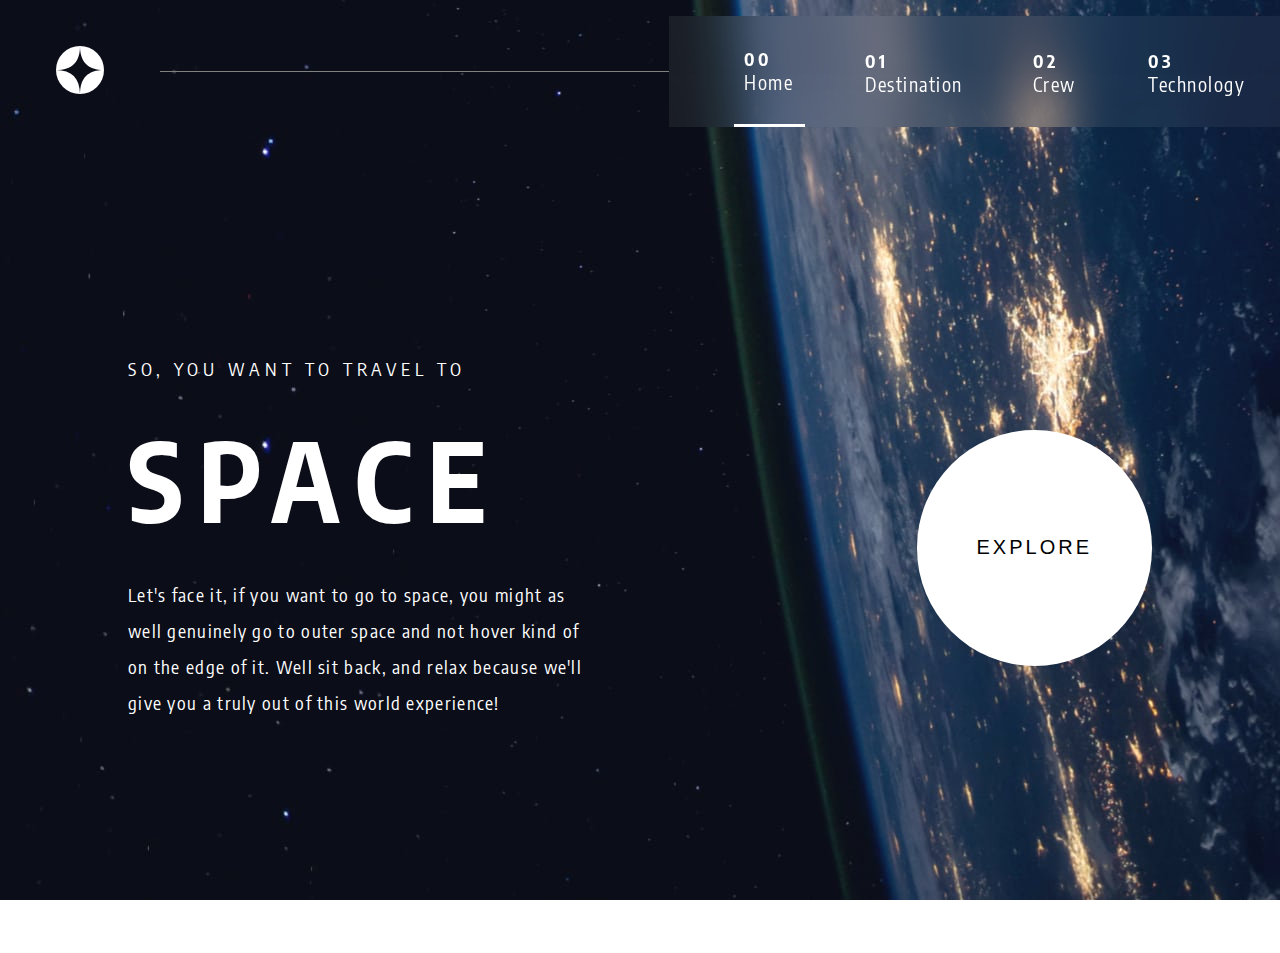
<file: index.html>
<!DOCTYPE html>
<html lang="en">
  <head>
    <meta charset="UTF-8" />
    <meta http-equiv="X-UA-Compatible" content="IE=edge" />
    <meta name="viewport" content="width=device-width, initial-scale=1.0" />
    <link rel="stylesheet" href="home.css" />
    <title>Document</title>
  </head>
  <body>
    <!-- Header -->
    <div class="home">
      <header>
        <div class="logo"><img src="assets/shared/logo.svg" alt="logo" /></div>
        <div class="line-header"></div>
        <div class="menu-container">
          <img
            class="menu"
            src="assets/shared/icon-hamburger.svg"
            alt="menu-img"
          />
        </div>
        <nav class="hidden-nav">
          <ul>
            <li class="nav-link active">
              <a href="#">
                <span>00</span>
                Home</a
              >
            </li>
            <li class="nav-link">
              <a href="destination.html">
                <span>01</span>
                Destination</a
              >
            </li>
            <li class="nav-link">
              <a href="crew.html">
                <span>02</span>
                Crew</a
              >
            </li>
            <li class="nav-link">
              <a href="technology.html">
                <span>03</span>
                Technology</a
              >
            </li>
          </ul>
        </nav>
      </header>
      <div class="container">
        <div class="text white">
          <span class="uppercase white">So, you want to travel to</span>
          <h1 class="uppercase white">Space</h1>
          <p class="white">
            Let's face it, if you want to go to space, you might as well
            genuinely go to outer space and not hover kind of on the edge of it.
            Well sit back, and relax because we'll give you a truly out of this
            world experience!
          </p>
        </div>
        <div class="button-container">
          <a href="destination.html"> <button class="btn">EXPLORE</button></a>
        </div>
      </div>
    </div>
  </body>
  <script src="homeScript.js"></script>
</html>
</file>
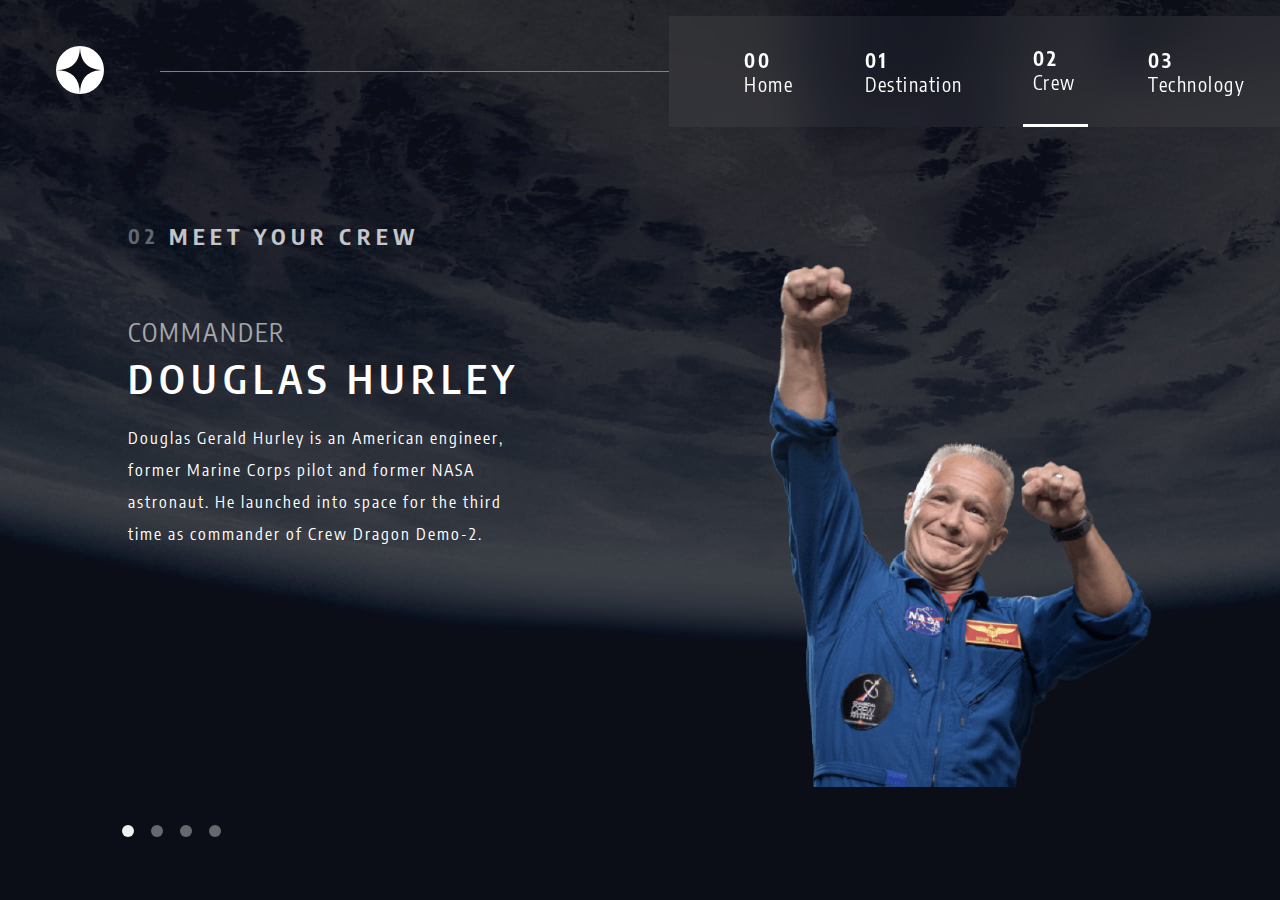
<file: crew.html>
<!DOCTYPE html>
<html lang="en">
  <head>
    <meta charset="UTF-8" />
    <meta http-equiv="X-UA-Compatible" content="IE=edge" />
    <meta name="viewport" content="width=device-width, initial-scale=1.0" />
    <link rel="stylesheet" href="crew.css" />
    <title>Document</title>
  </head>
  <body>
    <div class="crew-page">
      <header>
        <div class="logo"><img src="assets/shared/logo.svg" alt="logo" /></div>
        <div class="line-header"></div>
        <div class="menu-container">
          <img
            class="menu"
            src="assets/shared/icon-hamburger.svg"
            alt="menu-img"
          />
        </div>
        <nav class="hidden-nav">
          <ul>
            <li class="nav-link">
              <a href="index.html">
                <span>00</span>
                Home</a
              >
            </li>
            <li class="nav-link">
              <a href="destination.html">
                <span>01</span>
                Destination</a
              >
            </li>
            <li class="nav-link active">
              <a href="#">
                <span>02</span>
                Crew</a
              >
            </li>
            <li class="nav-link">
              <a href="technology.html">
                <span>03</span>
                Technology</a
              >
            </li>
          </ul>
        </nav>
      </header>
      <div class="main">
        <div class="pick-container">
          <span class="white">02</span>
          <h1 class="white uppercase">Meet your crew</h1>
        </div>
      </div>
      <article class="crew-article-container">
        <!--
        <div class="crew-info">
          <span class="uppercase white">flight engineer</span>
          <h2 class="uppercase white">anousheh ansari</h2>
          <p class="white">
            Anousheh Ansari is an Iranian American engineer and co-founder of
            Prodea Systems. Ansari was the fourth self-funded space tourist, the
            first self-funded woman to fly to the ISS, and the first Iranian in
            space.
          </p>
        </div>
        <div class="crew-img">
          <img src="crew/image-anousheh-ansari.png" alt="" />
        </div>
    -->
      </article>
      <div class="dots">
        <button
          class="dot active member-douglas"
          data-name="Douglas Hurley"
        ></button>
        <button class="dot member-mark" data-name="Mark Shuttleworth"></button>
        <button class="dot member-victor" data-name="Victor Glover"></button>
        <button
          class="dot member-anousheh"
          data-name="Anousheh Ansari"
        ></button>
      </div>
    </div>
  </body>

  <script src="crewScript.js"></script>
</html>
</file>
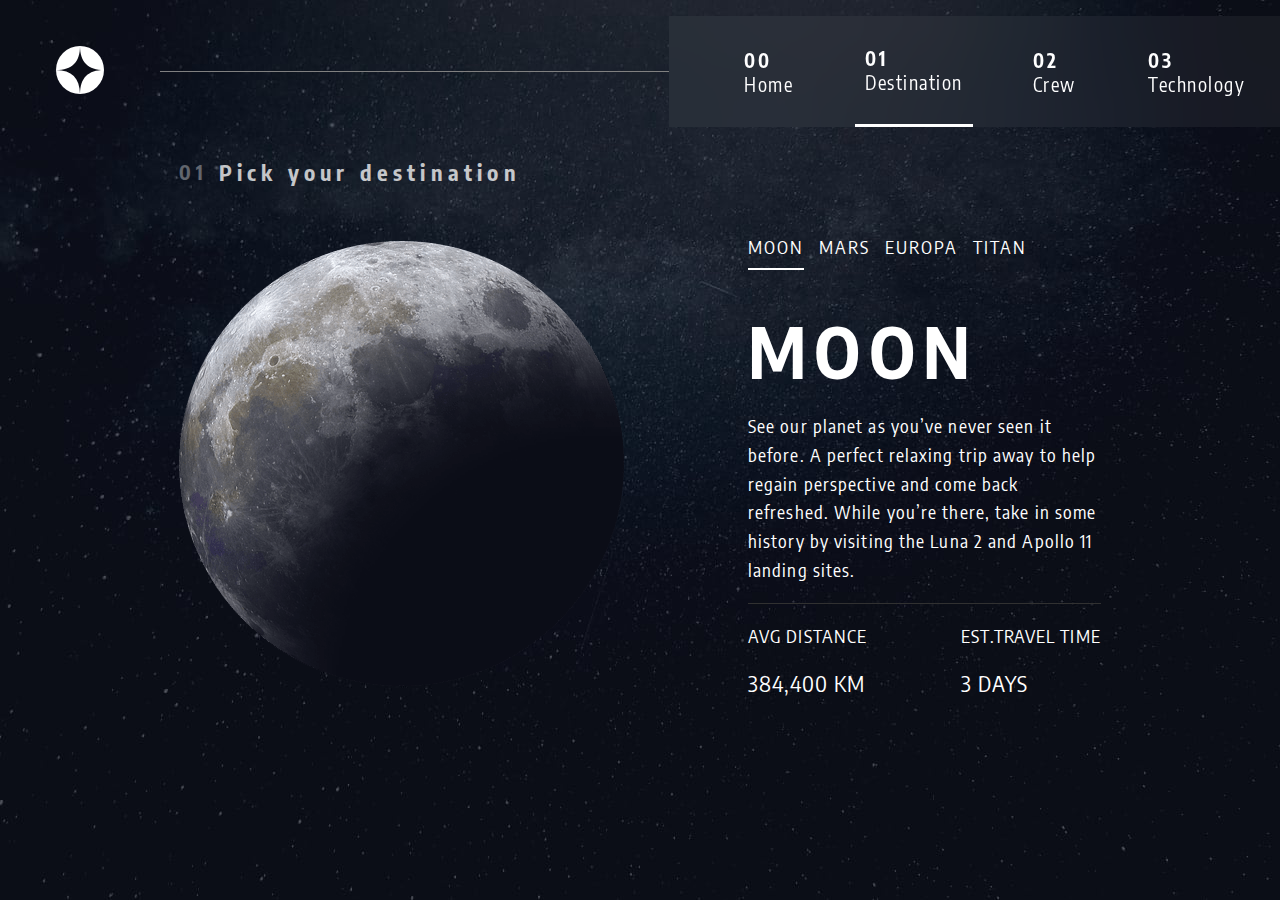
<file: destination.html>
<!DOCTYPE html>
<html lang="en">
  <head>
    <meta charset="UTF-8" />
    <meta http-equiv="X-UA-Compatible" content="IE=edge" />
    <meta name="viewport" content="width=device-width, initial-scale=1.0" />
    <link rel="stylesheet" href="destination.css" />
    <title>Document</title>
  </head>
  <body>
    <div class="destination-page">
      <header>
        <div class="logo"><img src="assets/shared/logo.svg" alt="logo" /></div>
        <div class="line-header"></div>
        <div class="menu-container">
          <img class="menu" src="assets/shared/icon-hamburger.svg" alt="menu-img" />
        </div>
        
        <nav class="hidden-nav">
          <ul>
            <li class="nav-link">
              <a href="index.html">
                <span>00</span>
                Home</a
              >
            </li>
            <li class="nav-link active">
              <a href="#">
                <span>01</span>
                Destination</a
              >
            </li>
            <li class="nav-link">
              <a href="crew.html">
                <span>02</span>
                Crew</a
              >
            </li>
            <li class="nav-link">
              <a href="technology.html">
                <span>03</span>
                Technology</a
              >
            </li>
          </ul>
        </nav>
      </header>
      <div class="main">
        <div class="pick-container">
          <span class="white">01</span>
          <h1 class="white uppercase">Pick your destination</h1>
        </div>

        <div class="planets-container">
          
         <div class="img-planet-container"><!--<img src="assets/destination/image-moon.png" alt="">
           -->
        </div>
       
          <div class="about-planet">
            <div class="planets-links">
              <li class="planet-link active planet-moon" data-name="Moon">
                Moon
              </li>
              <li class="planet-link planet-mars" data-name="Mars">Mars</li>
              <li class="planet-link planet-europa" data-name="Europa">Europa</li>
              <li class="planet-link planet-titan" data-name="Titan">Titan</li>
            </div>
            <div class="text">
              <!--
              <h3>MOON</h3>
              <p>Don’t forget to pack your hiking boots. You’ll need them to tackle Olympus Mons, the tallest planetary mountain in our solar system. It’s two and a half times the size of Everest!</p>
                
                <div class="distance-travel-time">
                  <div class="avg-distance">
                    <p>Avg distance</p>
                    <span>384,400 km</span>
                  </div>
                  <div class="travel-time">
                    <p>EST.Travel Time</p>
                    <span>3 days</span>
                  </div>
                </div>
                -->
              </div>
            </div>
          </div>
        </div>
      </div>
    </div>
  </body>

  <script src="destinationScript.js"></script>
</html>
</file>
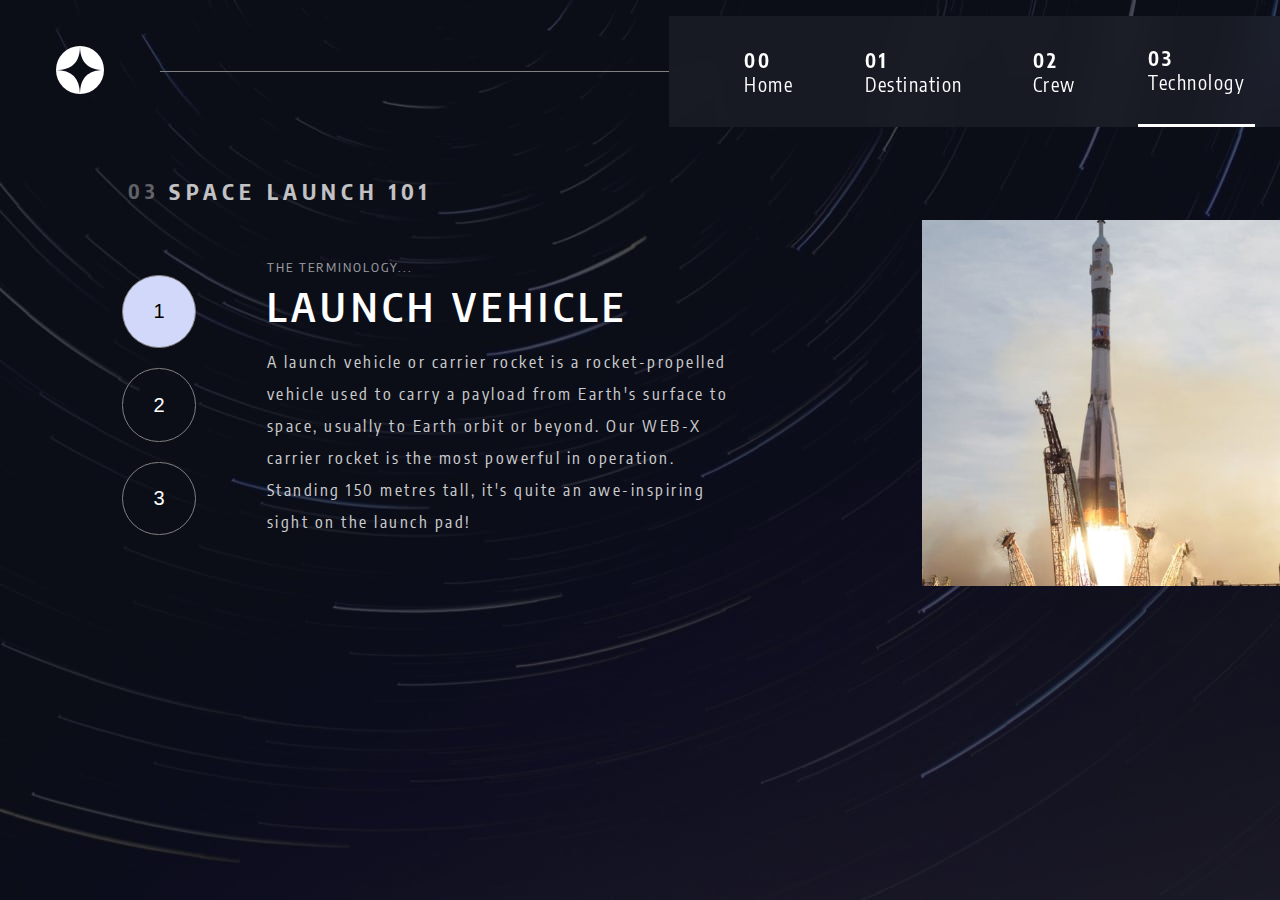
<file: technology.html>
<!DOCTYPE html>
<html lang="en">
  <head>
    <meta charset="UTF-8" />
    <meta http-equiv="X-UA-Compatible" content="IE=edge" />
    <meta name="viewport" content="width=device-width, initial-scale=1.0" />
    <link rel="stylesheet" href="tehchonogy.css" />
    <title>Document</title>
  </head>
  <body>
    <div class="technology-page">
      <header>
        <div class="logo"><img src="assets/shared/logo.svg" alt="logo" /></div>
        <div class="line-header"></div>
        <div class="menu-container">
          <img
            class="menu"
            src="assets/shared/icon-hamburger.svg"
            alt="menu-img"
          />
        </div>
        <nav class="hidden-nav">
          <ul>
            <li class="nav-link">
              <a href="index.html">
                <span>00</span>
                Home</a
              >
            </li>
            <li class="nav-link">
              <a href="destination.html">
                <span>01</span>
                Destination</a
              >
            </li>
            <li class="nav-link">
              <a href="crew.html">
                <span>02</span>
                Crew</a
              >
            </li>
            <li class="nav-link active">
              <a href="#">
                <span>03</span>
                Technology</a
              >
            </li>
          </ul>
        </nav>
      </header>
      <div class="main">
        <div class="pick-container">
          <span class="white">03</span>
          <h1 class="white uppercase">space launch 101</h1>
        </div>
        <article class="technology-container">
          <div class="buttons">
            <button
              class="btn white active launch-vehicle"
              data-name="Launch vehicle"
            >
              1
            </button>
            <button class="btn white" data-name="Spaceport">2</button>
            <button class="btn white" data-name="Space capsule">3</button>
          </div>
          <div class="technology-article-container">
            <!--
            <div class="text">
              <span class="white uppercase">The terminology...</span>
              <h1 class="white uppercase">Launch vehicle</h1>
              <p class="white">
                A launch vehicle or carrier rocket is a rocket-propelled vehicle
                used to carry a payload from Earth's surface to space, usually
                to Earth orbit or beyond. Our WEB-X carrier rocket is the most
                powerful in operation. Standing 150 metres tall, it's quite an
                awe-inspiring sight on the launch pad!
              </p>
            </div>
            <div class="technology-img">
              <img
                src="assets/technology/image-launch-vehicle-portrait.jpg"
                alt="technology-img"
              />
            </div>
        -->
          </div>
        </article>
      </div>
    </div>
  </body>
  <script src="technology.js"></script>
</html>
</file>
<file: home.css>
@import url("https://fonts.googleapis.com/css2?family=Encode+Sans+Condensed:wght@200&display=swap");
*,
*::after,
*::before {
  box-sizing: border-box;
}
:root {
  /* colors */
  --clr-dark: 230 35% 7%;
  --clr-light: 231 77% 90%;
  --clr-white: 0 0% 100%;
}

.uppercase {
  text-transform: uppercase;
}
.white {
  color: #fff;
}

body {
  margin: 0;
  padding: 0;
  font-family: "Encode Sans Condensed", sans-serif;
  height: 100vh;
  background: url("assets/home/background-home-desktop.jpg");
  background-position: center;
  background-repeat: no-repeat;
  background-size: cover;
  overflow: hidden;
}

/*Header*/
.menu-container {
  display: none;
}
header {
  display: flex;
  justify-content: space-between;
  align-items: center;
}
.hidden {
  display: none;
}
nav {
  width: 60%;
}
.logo {
  margin: 1.5rem clamp(1.5rem, 5vw, 3.5rem);
}
nav ul {
  display: flex;
  justify-content: center;
  align-items: center;
  color: white;
  background: hsl(var(--clr-white) / 0.05);
  backdrop-filter: blur(1.5rem);
  padding-top: 30px;
  width: 100%;
}
nav ul li.active {
  border-bottom: 3px solid #fff;
}
nav ul li {
  list-style: none;
  display: flex;
  justify-content: center;
  align-items: center;
  letter-spacing: 2px;
  font-size: 19px;
  margin: 0 25px;
}
nav ul li a {
  text-decoration: none;
  margin: 0 10px;
  color: white;
  letter-spacing: 1.5px;
  padding-bottom: 30px;
}
nav ul li span {
  letter-spacing: 3px;
  font-weight: bold;
}
.line-header {
  width: 50%;
  height: 1px;
  background-color: grey;
}

@media (max-width: 650px) {
  .destination-page {
    overflow-x: hidden;
    height: 100%;
  }
  body {
    background-image: url("assets/home/background-home-mobile.jpg");
  }
  .menu-container {
    display: block;
  }
  .menu-container {
    z-index: 3;
  }
  nav {
    z-index: 2;
  }
  nav {
    position: fixed;
    right: 0;
    top: 0;
    right: 0;
    width: 60%;
    height: 100%;
    background: hsl(var(--clr-white) / 0.05);
    backdrop-filter: blur(1.5rem);
    margin: 0;
    transition: transform 1s;
  }
  .logo {
    margin: 0;
  }
  .hidden-nav {
    transform: translateX(100%);
  }
  header {
    margin: 20px;
    padding: 0;
  }
  nav ul {
    flex-direction: column;
    padding: 0;
    background-color: transparent;
    backdrop-filter: blur(0);
    margin-top: 30%;
  }
  nav ul li {
    padding: 0;
    margin: 50px auto;
    letter-spacing: 2px;
    font-size: 25px;
  }
  nav ul li a {
    padding: 0;
    margin: 0;
  }
}

/* Main Section */

.container {
  display: flex;
  justify-content: space-between;
  align-items: center;
  width: 80%;
  margin: 0 auto;
  min-height: 90vh;
}
h1 {
  letter-spacing: 15px;
  font-size: 110px;
  margin: 30px auto;
}
span {
  letter-spacing: 5px;
  font-size: 18px;
}
p {
  width: 60%;
  line-height: 200%;
  font-size: 18px;
  letter-spacing: 1.3px;
}

.btn {
  position: relative;
  border: none;
  background-color: #fff;
  border-radius: 50%;
  aspect-ratio: 1;
  cursor: pointer;
  padding: 0 3em;
  z-index: 1;
  text-decoration: none;
  color: black;
  font-size: 20px;
  letter-spacing: 3px;
}

.btn::after {
  content: "";
  position: absolute;
  width: 100%;
  height: 100%;
  border-radius: 50%;
  top: 0;
  left: 0;
  background: hsl(var(--clr-white));
  opacity: 0;
  z-index: -1;
  transition: 0.3s ease-in-out;
}
.btn:hover::after {
  transform: scale(1.5);
  opacity: 0.15;
}
@media (max-width: 650px) {
  .home {
    overflow-x: hidden;
    height: 100%;
  }
  .container {
    flex-direction: column;
    justify-content: center;
    min-height: 0;
    width: 100%;
    margin-top: 20%;
    align-items: center;
    text-align: center;
  }
  h1 {
    font-size: 50px;
  }
  p {
    width: 90%;
    margin: 5px auto;
  }
  .button-container {
    margin-top: 70px;
  }
}
</file>
<file: crew.css>
@import url("https://fonts.googleapis.com/css2?family=Encode+Sans+Condensed:wght@200&display=swap");
*,
*::after,
*::before {
  box-sizing: border-box;
}
:root {
  /* colors */
  --clr-dark: 230 35% 7%;
  --clr-light: 231 77% 90%;
  --clr-white: 0 0% 100%;
}

.uppercase {
  text-transform: uppercase;
}
.white {
  color: #fff;
}

body {
  margin: 0;
  padding: 0;
  font-family: "Encode Sans Condensed", sans-serif;
  height: 100vh;
  background: url("assets/crew/background-crew-desktop.jpg");
  background-position: center;
  background-repeat: no-repeat;
  background-size: cover;
  overflow: hidden;
}

/*Header*/
.menu-container {
  display: none;
}
header {
  display: flex;
  justify-content: space-between;
  align-items: center;
  position: relative;
}
.hidden {
  display: none;
}
nav {
  width: 60%;
}
.logo {
  margin: 1.5rem clamp(1.5rem, 5vw, 3.5rem);
}
nav ul {
  display: flex;
  justify-content: center;
  align-items: center;
  color: white;
  background: hsl(var(--clr-white) / 0.05);
  backdrop-filter: blur(1.5rem);
  padding-top: 30px;
  width: 100%;
}
nav ul li.active {
  border-bottom: 3px solid #fff;
}
nav ul li {
  list-style: none;
  display: flex;
  justify-content: center;
  align-items: center;
  letter-spacing: 2px;
  font-size: 19px;
  margin: 0 25px;
}
nav ul li a {
  text-decoration: none;
  margin: 0 10px;
  color: white;
  letter-spacing: 1.5px;
  padding-bottom: 30px;
}
nav ul li span {
  letter-spacing: 3px;
  font-weight: bold;
}
.line-header {
  width: 50%;
  height: 1px;
  background-color: grey;
}

@media (max-width: 650px) {
  .crew-page {
    overflow-x: hidden;
  }
  .menu-container {
    display: block;
  }
  .menu-container {
    z-index: 3;
  }
  nav {
    z-index: 2;
  }
  nav {
    position: fixed;
    right: 0;
    top: 0;
    right: 0;
    width: 60%;
    height: 100%;
    background: hsl(var(--clr-white) / 0.05);
    backdrop-filter: blur(1.5rem);
    margin: 0;
    transition: transform 1s;
  }
  .logo {
    margin: 0;
  }
  .hidden-nav {
    transform: translateX(100%);
  }
  header {
    margin: 20px;
    padding: 0;
  }
  nav ul {
    flex-direction: column;
    padding: 0;
    background-color: transparent;
    backdrop-filter: blur(0);
    margin-top: 30%;
  }
  nav ul li {
    padding: 0;
    margin: 50px auto;
    letter-spacing: 2px;
    font-size: 25px;
  }
  nav ul li a {
    padding: 0;
    margin: 0;
  }
}
.pick-container {
  display: flex;
  justify-content: flex-start;
  align-items: center;
  color: white;
  width: 90%;
  margin-top: 5%;
  margin-left: 10%;
}
.pick-container span {
  font-size: 20px;
  margin-right: 10px;
  letter-spacing: 5.2px;
  opacity: 0.35;
  font-weight: bold;
}
.pick-container h1 {
  letter-spacing: 5.2px;
  font-size: 22px;
  opacity: 0.75;
}
.crew-article-container {
  display: flex;
  justify-content: center;

  width: 80%;
  margin: 0 auto;
}
.crew-info p {
  width: 60%;
  letter-spacing: 2px;
  line-height: 200%;
  margin-top: 3%;
}
.crew-info h2 {
  letter-spacing: 6px;
  font-size: 40px;
  margin: 5px 0;
  font-weight: 600;
}
.crew-info span {
  font-size: 25px;
  letter-spacing: 2px;
  opacity: 0.6;
}
.crew-info {
  margin-top: 5%;
  position: relative;
}
.crew-img img {
  width: 30vw;
}
.dots {
  position: absolute;
  bottom: 60px;
  margin-left: 9%;
}
.dot {
  margin: 0 7px;
  aspect-ratio: 1;
  border-radius: 50%;
  border: none;
  cursor: pointer;
  opacity: 0.4;
}
.dot.active {
  opacity: 1;
}
.dot:hover {
  opacity: 0.5;
}
.dot.active:hover {
  opacity: 1;
}
@media (max-width: 650px) {
  body {
    background: url("assets/crew/background-crew-mobile.jpg");
    overflow: visible;
  }
  .crew-page {
    overflow-x: hidden;
    height: 100%;
  }
  .main {
    margin-top: 10%;
  }
  .pick-container {
    justify-content: center;
    align-items: center;
    margin: 0 auto;
  }
  .crew-article-container {
    flex-direction: column-reverse;
    justify-content: center;
    align-items: center;
  }
  .crew-img img {
    width: 100%;
    margin: 0 auto;
  }
  .crew-info {
    width: 100%;
    margin: 0;
    font-size: 25px;
    text-align: center;
  }
  .crew-info p {
    margin: 0;
    width: 100%;
  }
  .crew-info h2 {
    font-size: 30px;
    margin: 25px auto;
  }
  .dots {
    position: static;
    display: flex;
    justify-content: center;
    align-items: center;
    margin-left: 0;
    margin-top: 5%;
    padding-bottom: 50px;
  }
}
</file>
<file: destination.css>
@import url("https://fonts.googleapis.com/css2?family=Encode+Sans+Condensed:wght@200&display=swap");
*,
*::after,
*::before {
  box-sizing: border-box;
}
:root {
  /* colors */
  --clr-dark: 230 35% 7%;
  --clr-light: 231 77% 90%;
  --clr-white: 0 0% 100%;
}
body {
  margin: 0;
  padding: 0;
  font-family: "Encode Sans Condensed", sans-serif;
  height: 100vh;
  background: url("assets/destination/background-destination-desktop.jpg");
  background-position: center;
  background-repeat: no-repeat;
  background-size: cover;
  overflow: hidden;
}
.menu-container {
  display: none;
}

.destination-page {
  color: white;
}

header {
  display: flex;
  justify-content: space-between;
  align-items: center;
}
nav {
  width: 60%;
}
.logo {
  margin: 1.5rem clamp(1.5rem, 5vw, 3.5rem);
}
nav ul {
  display: flex;
  justify-content: center;
  align-items: center;
  color: white;
  background: hsl(var(--clr-white) / 0.05);
  backdrop-filter: blur(1.5rem);
  padding-top: 30px;
  width: 100%;
}
nav ul li a.active {
  border-bottom: 1px solid #fff;
}
nav ul li {
  list-style: none;
  display: flex;
  justify-content: center;
  align-items: center;
  letter-spacing: 2px;
  font-size: 19px;
  margin: 0 25px;
}
nav ul li.active {
  border-bottom: 3px solid #fff;
}
nav ul li a {
  text-decoration: none;
  margin: 0 10px;
  color: white;
  letter-spacing: 1.5px;
  padding-bottom: 30px;
}
nav ul li span {
  letter-spacing: 3px;
  font-weight: bold;
}
.line-header {
  width: 50%;
  height: 1px;
  background-color: grey;
}

.pick-container {
  display: flex;
  justify-content: flex-start;
  align-items: center;
  color: white;
  width: 90%;
  margin-left: 10%;
}
.pick-container span {
  font-size: 20px;
  margin-right: 10px;
  letter-spacing: 5.2px;
  opacity: 0.35;
  font-weight: bold;
}
.pick-container h1 {
  letter-spacing: 5.2px;
  font-size: 22px;
  opacity: 0.75;
}
.planets-container {
  display: flex;
  justify-content: space-evenly;
  width: 80%;
  margin: 20px auto;
  align-items: center;
  margin-top: 3%;

  /*
  margin-left: 5%;
*/
}

.planets-links li {
  list-style: none;
  margin-right: 15px;
  text-transform: uppercase;
  letter-spacing: 2px;
  cursor: pointer;
  padding-bottom: 10px;
  font-size: 18px;
}
.planets-links li:hover {
  transform: translateY(-1px);
}

.text p {
  letter-spacing: 1.1px;
  line-height: 160%;
  font-size: 18px;
  width: 100%;
}

.planets-links {
  display: flex;
  margin-bottom: 30px;
  width: 100%;
}
.text h3 {
  font-size: 70px;
  letter-spacing: 8.5px;
  text-transform: uppercase;
  margin: 2% auto;
}

.about-planet {
  display: flex;
  justify-content: center;
  align-items: center;
  flex-direction: column;
  margin-left: 8%;
}

.img-planet-container img {
  margin-right: 50px;
}

.distance-travel-time {
  display: flex;
  justify-content: space-between;
  width: 100%;
  border-top: 1px solid rgb(49, 49, 49);
  text-transform: uppercase;
  letter-spacing: 1.2px;
}
.distance-travel-time span {
  font-size: 22px;
  letter-spacing: 1px;
}
.planet-link.active {
  border-bottom: 2px solid #fff;
}

.main {
  width: 90%;
  margin: 0 auto;

  padding-bottom: 55px;
}
@media (max-width: 650px) {
  body {
    background-image: url("assets/destination/background-destination-mobile.jpg");
  }
  .destination-page {
    overflow-x: hidden;
    height: 100%;
  }
  .menu-container {
    display: block;
  }
  .menu-container,
  .close-menu {
    z-index: 2;
  }
  nav {
    z-index: 1;
  }
  nav {
    position: fixed;
    right: 0;
    top: 0;
    right: 0;
    width: 60%;
    height: 100%;
    background: hsl(var(--clr-white) / 0.05);
    backdrop-filter: blur(1.5rem);
    margin: 0;
    transition: transform 1s;
  }
  .logo {
    margin: 0;
  }

  .hidden-nav {
    transform: translateX(100%);
  }
  header {
    margin: 20px;
    padding: 0;
  }
  nav ul {
    flex-direction: column;
    padding: 0;
    background-color: transparent;
    backdrop-filter: blur(0);
    margin-top: 30%;
  }
  nav ul li {
    padding: 0;
    margin: 50px auto;
    letter-spacing: 2px;
    font-size: 25px;
  }
  nav ul li a {
    padding: 0;
    margin: 0;
  }
  .pick-container {
    justify-content: center;
    align-items: center;
    margin: 10px auto;
  }
  .planets-container {
    flex-direction: column;
    width: 100%;
    margin: 0 auto;
    justify-content: center;
    align-items: center;
  }
  .img-planet-container img {
    width: 70%;
    margin: 0;
  }
  .img-planet-container {
    display: flex;
    justify-content: center;
    align-items: center;
  }

  .about-planet {
    flex-direction: column;
    margin: 0 auto;
    padding-bottom: 40px;
  }
  .planets-links {
    justify-content: center;
    align-items: center;
    text-align: center;
    margin: 20px auto;
  }
  .text {
    text-align: center;
    width: 100%;
  }
  .main {
    margin: 0 auto;
    padding: 0;
  }
  .distance-travel-time {
    justify-content: space-between;
    align-items: center;
  }
  .avg-distance p {
    width: 100%;
  }
  .travel-time p {
  }
}
</file>
<file: tehchonogy.css>
@import url("https://fonts.googleapis.com/css2?family=Encode+Sans+Condensed:wght@200&display=swap");
*,
*::after,
*::before {
  box-sizing: border-box;
}
:root {
  /* colors */
  --clr-dark: 230 35% 7%;
  --clr-light: 231 77% 90%;
  --clr-white: 0 0% 100%;
}

.uppercase {
  text-transform: uppercase;
}
.white {
  color: #fff;
}

body {
  margin: 0;
  padding: 0;
  font-family: "Encode Sans Condensed", sans-serif;
  height: 100vh;
  background: url("assets/technology/background-technology-desktop.jpg");
  background-position: center;
  background-repeat: no-repeat;
  background-size: cover;
}

/*Header*/
.menu-container {
  display: none;
}
header {
  display: flex;
  justify-content: space-between;
  align-items: center;
  position: relative;
}
.hidden {
  display: none;
}
nav {
  width: 60%;
}
.logo {
  margin: 1.5rem clamp(1.5rem, 5vw, 3.5rem);
}
nav ul {
  display: flex;
  justify-content: center;
  align-items: center;
  color: white;
  background: hsl(var(--clr-white) / 0.05);
  backdrop-filter: blur(1.5rem);
  padding-top: 30px;
  width: 100%;
}
nav ul li.active {
  border-bottom: 3px solid #fff;
}
nav ul li {
  list-style: none;
  display: flex;
  justify-content: center;
  align-items: center;
  letter-spacing: 2px;
  font-size: 19px;
  margin: 0 25px;
}
nav ul li a {
  text-decoration: none;
  margin: 0 10px;
  color: white;
  letter-spacing: 1.5px;
  padding-bottom: 30px;
}
nav ul li span {
  letter-spacing: 3px;
  font-weight: bold;
}
.line-header {
  width: 50%;
  height: 1px;
  background-color: grey;
}

@media (max-width: 650px) {
  .technology-page {
    overflow-x: hidden;
  }
  .menu-container {
    display: block;
  }
  .menu-container {
    z-index: 3;
  }
  nav {
    z-index: 2;
  }
  nav {
    position: fixed;
    right: 0;
    top: 0;
    right: 0;
    width: 60%;
    height: 100%;
    background: hsl(var(--clr-white) / 0.05);
    backdrop-filter: blur(1.5rem);
    margin: 0;
    transition: transform 1s;
  }
  .logo {
    margin: 0;
  }
  .hidden-nav {
    transform: translateX(100%);
  }
  header {
    margin: 20px;
    padding: 0;
  }
  nav ul {
    flex-direction: column;
    padding: 0;
    background-color: transparent;
    backdrop-filter: blur(0);
    margin-top: 30%;
  }
  nav ul li {
    padding: 0;
    margin: 50px auto;
    letter-spacing: 2px;
    font-size: 25px;
  }
  nav ul li a {
    padding: 0;
    margin: 0;
  }
}
.main {
  margin-top: -3.5%;
}
.pick-container {
  display: flex;
  justify-content: flex-start;
  align-items: center;
  color: white;
  width: 90%;
  margin-top: 5%;
  margin-left: 10%;
}
.pick-container span {
  font-size: 20px;
  margin-right: 10px;
  letter-spacing: 5.2px;
  opacity: 0.35;
  font-weight: bold;
}
.pick-container h1 {
  letter-spacing: 5.2px;
  font-size: 22px;
  opacity: 0.75;
}
.technology-container {
  display: flex;
  justify-content: center;
  align-items: center;
}
.technology-article-container {
  display: flex;
  justify-content: center;
  align-items: center;
  justify-content: space-between;
}
.text {
  width: 45%;
  margin-left: 3%;
}
.technology-img img {
  width: 28vw;
}
.text p {
  width: 100%;
  letter-spacing: 2.5px;
  line-height: 200%;
  margin-top: 3%;
  opacity: 0.8;
}
.text h1 {
  letter-spacing: 5px;
  font-size: 40px;
  margin: 5px 0;
  font-weight: 600;
}
.text span {
  font-size: 13px;
  letter-spacing: 2px;
  opacity: 0.6;
}
.buttons {
  margin-left: 8%;
  margin-right: 20px;
  display: flex;
  justify-content: center;
  align-items: center;
  flex-direction: column;
  cursor: pointer;
}
.btn {
  margin: 10px 20px;
  aspect-ratio: 1;
  border-radius: 50%;
  font-size: 20px;
  padding: 0 1.5em;
  background-color: transparent;
  border: 1px solid gray;
  cursor: pointer;
}
button span {
  opacity: 1 !important;
}
.btn.active {
  background-color: hsl(231 77% 90%);
  color: black;
}
.btn:hover {
  opacity: 0.6;
}
.btn.active:hover {
  opacity: 1;
}
@media (max-width: 650px) {
  body {
    background-image: url("assets/technology/background-technology-mobile.jpg");
    height: 100%;
  }
  .main {
    margin-top: 30px;
  }
  .technology-container {
    flex-direction: column-reverse;
  }
  .pick-container {
    justify-content: center;
    align-items: center;
    margin: 10px auto;
  }
  .technology-article-container {
    flex-direction: column-reverse;
    margin: 0 30px;
  }
  .buttons {
    flex-direction: row;
    margin: 0;
    padding-bottom: 15%;
  }
  .text {
    margin-top: 20px;
    width: 100%;
    text-align: center;
  }
  .text h1 {
    font-size: 23px;
    margin: 20px 0;
  }
  .technology-img img {
    width: 100%;
  }
}
</file>
